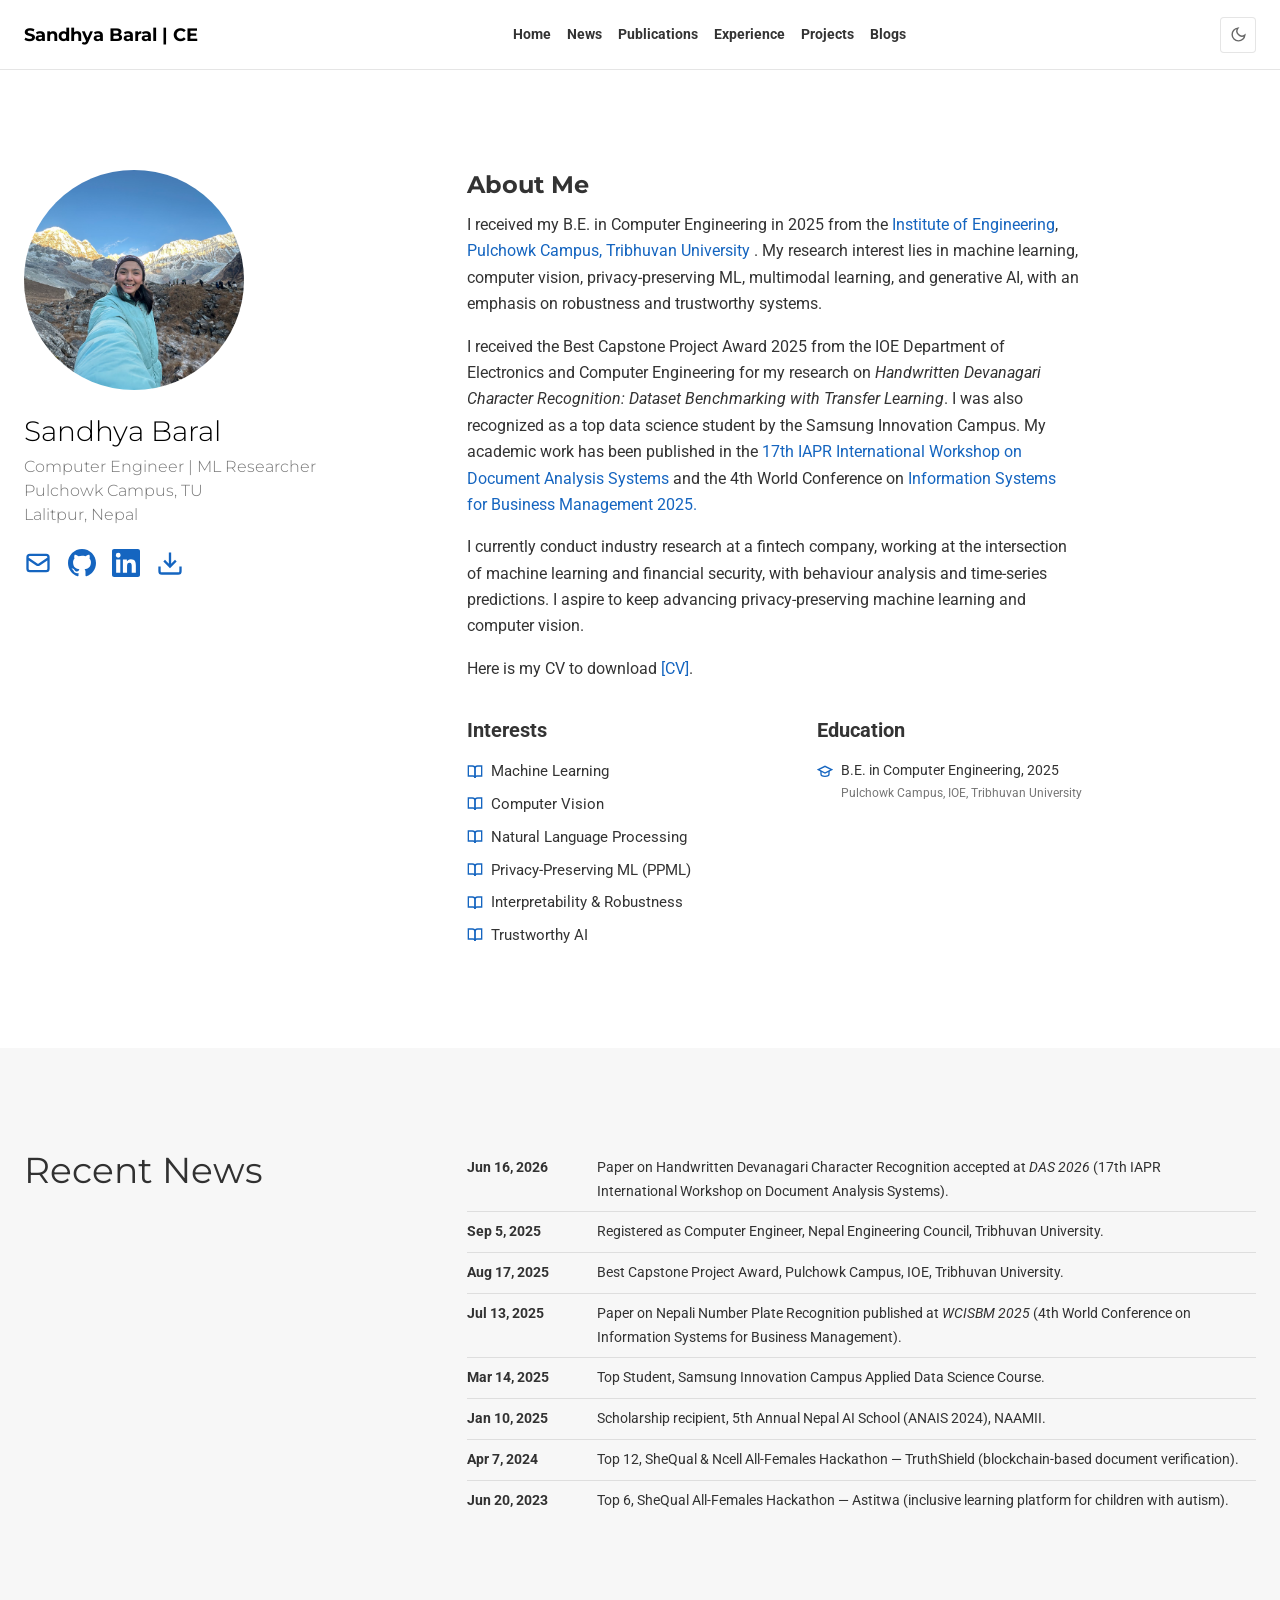
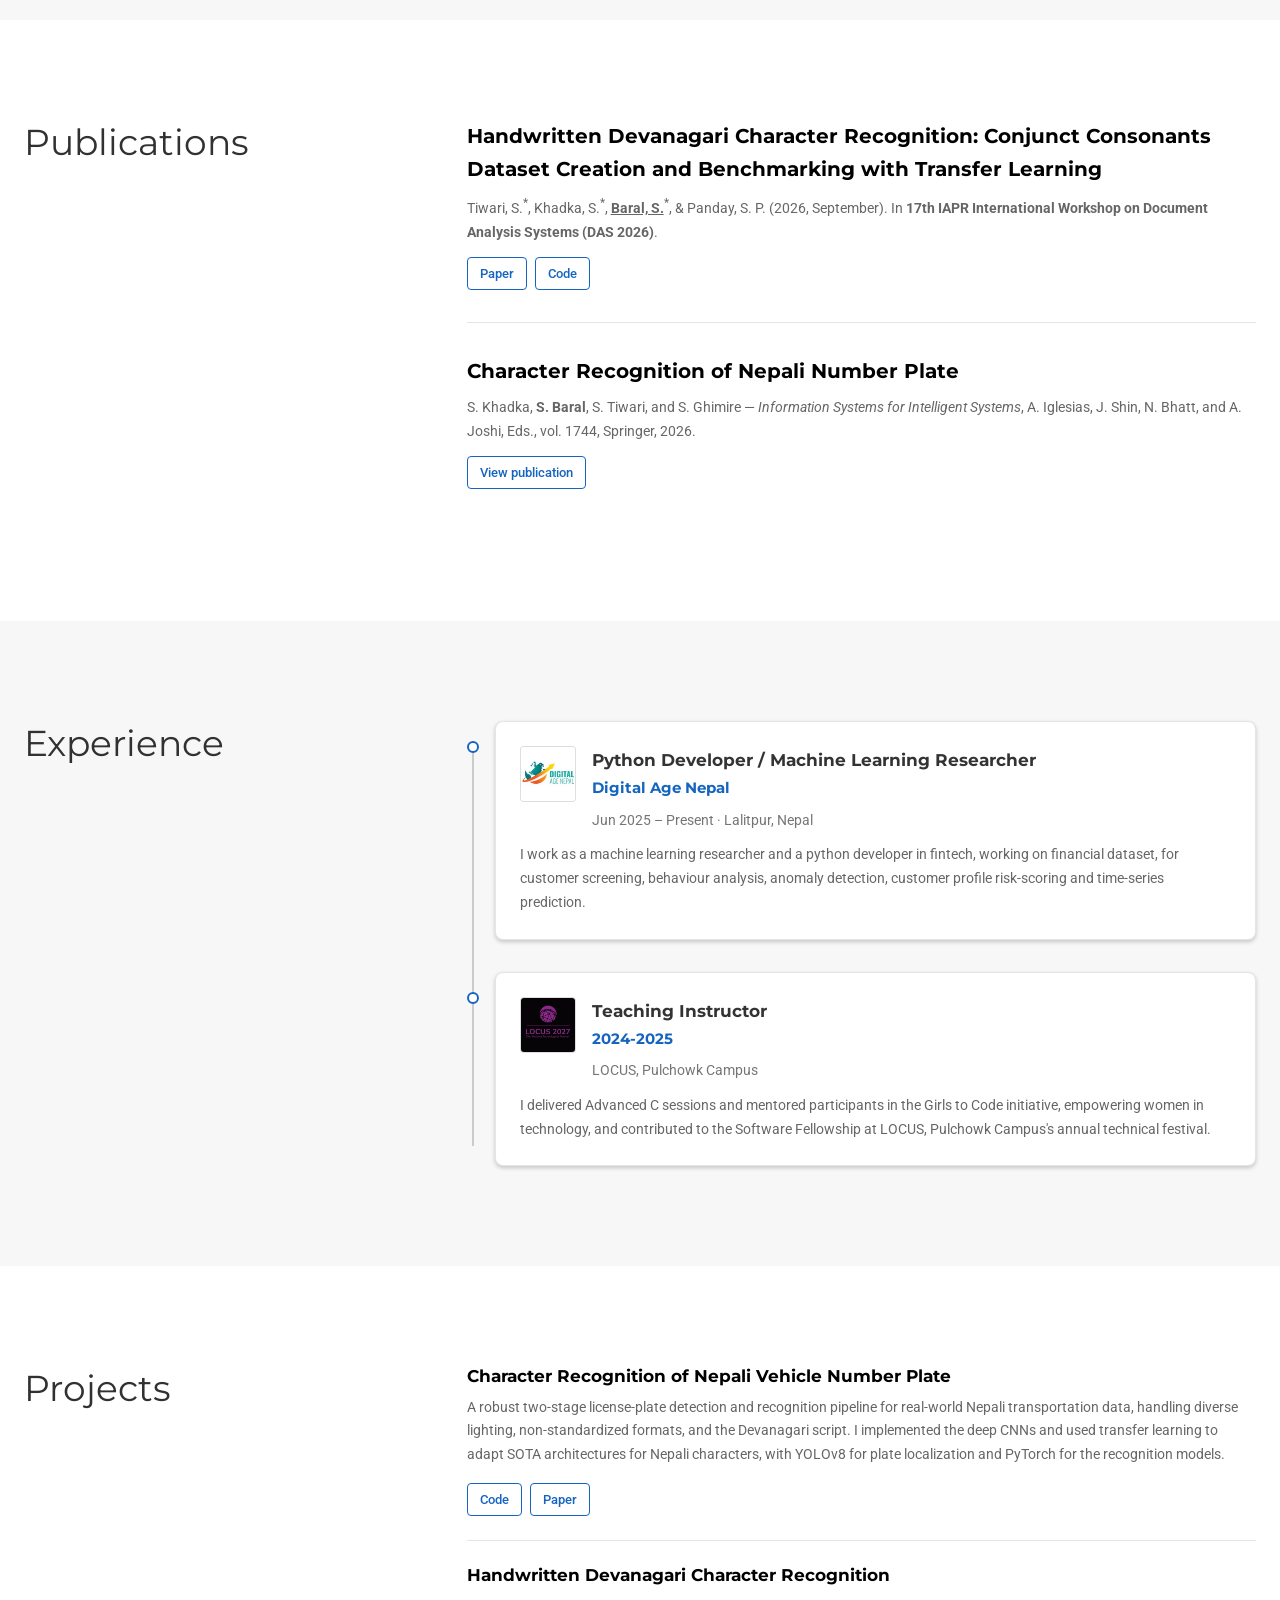
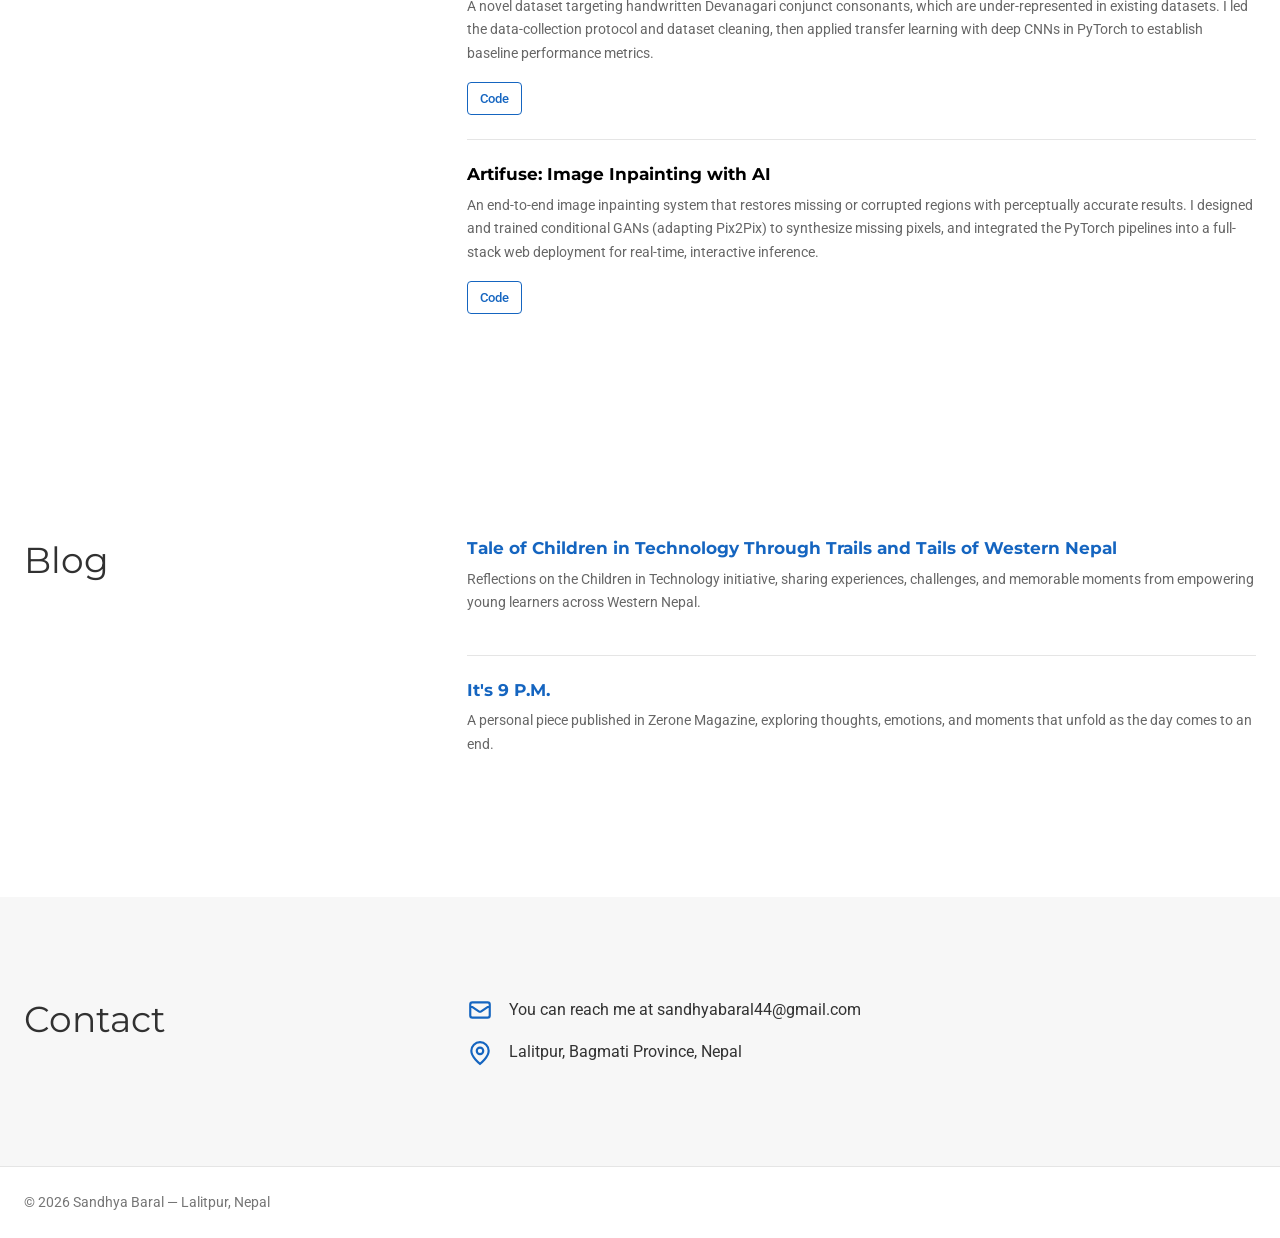
<file: website/index.html>
<!DOCTYPE html>
<html lang="en" data-theme="light">

<head>
  <meta charset="UTF-8" />
  <meta name="viewport" content="width=device-width, initial-scale=1.0" />
  <title>Sandhya Baral — CE</title>
  <meta name="description"
    content="Personal page of Sandhya Baral, Computer Engineer and Machine Learning Researcher." />
  <link rel="preconnect" href="https://fonts.googleapis.com" />
  <link rel="preconnect" href="https://fonts.gstatic.com" crossorigin />
  <link
    href="https://fonts.googleapis.com/css2?family=Roboto:wght@300;400;500;700&family=Montserrat:wght@300;400;600;700&display=swap"
    rel="stylesheet" />
  <style>
    :root {
      --bg: #ffffff;
      --surface: #f7f7f7;
      --border: rgba(0, 0, 0, 0.1);
      --border-strong: rgba(0, 0, 0, 0.18);

      --text: rgba(0, 0, 0, 0.8);
      --text-secondary: rgba(0, 0, 0, 0.6);
      --text-muted: rgba(0, 0, 0, 0.54);
      --heading: #313131;
      --heading-strong: #000000;

      --accent: #1565c0;
      --accent-hover: #0d47a1;
      --accent-contrast: #ffffff;

      --card-bg: #ffffff;
      --card-shadow: 0 2px 4px rgba(0, 0, 0, 0.2);

      --font-display: "Montserrat", sans-serif;
      --font-body: "Roboto", sans-serif;
      --font-mono: "Roboto", sans-serif;

      --sp-1: 4px;
      --sp-2: 8px;
      --sp-3: 12px;
      --sp-4: 16px;
      --sp-5: 24px;
      --sp-6: 32px;
      --sp-7: 48px;
      --sp-8: 64px;
      --sp-9: 100px;

      --r-sm: 4px;
      --r-md: 8px;

      --content-max: 1290px;
      --nav-h: 70px;
      --transition: 150ms ease;
    }

    [data-theme="dark"] {
      --bg: #23252f;
      --surface: #272935;
      --border: rgba(255, 255, 255, 0.1);
      --border-strong: rgba(255, 255, 255, 0.2);

      --text: #f8f8f2;
      --text-secondary: rgba(248, 248, 242, 0.75);
      --text-muted: rgba(248, 248, 242, 0.55);
      --heading: #ffffff;
      --heading-strong: #ffffff;

      --accent: #bbdefb;
      --accent-hover: #90caf9;
      --accent-contrast: #12283f;

      --card-bg: #2c2e3b;
      --card-shadow: 0 2px 6px rgba(0, 0, 0, 0.4);
    }

    *, *::before, *::after { box-sizing: border-box; }

    html {
      -webkit-text-size-adjust: 100%;
      scroll-behavior: smooth;
    }

    body {
      margin: 0;
      background: var(--bg);
      color: var(--text);
      font-family: var(--font-body);
      font-size: 1rem;
      line-height: 1.65;
      -webkit-font-smoothing: antialiased;
      transition: background var(--transition), color var(--transition);
    }

    img { max-width: 100%; display: block; }

    a { color: var(--accent); text-decoration: none; transition: color var(--transition); }
    a:hover { color: var(--accent-hover); }

    h1, h2, h3 { font-family: var(--font-display); line-height: 1.25; margin: 0 0 var(--sp-3); }

    p { margin: 0 0 var(--sp-4); }

    ul, ol { margin: 0; padding: 0; list-style: none; }

    :focus-visible { outline: 2px solid var(--accent); outline-offset: 2px; border-radius: var(--r-sm); }

    .container {
      width: 100%;
      max-width: var(--content-max);
      margin-inline: auto;
      padding-inline: var(--sp-5);
    }

    .skip-link {
      position: absolute;
      left: var(--sp-4);
      top: -64px;
      z-index: 1000;
      background: var(--accent);
      color: #fff;
      padding: var(--sp-2) var(--sp-4);
      border-radius: var(--r-sm);
      font-weight: 600;
      transition: top var(--transition);
    }
    .skip-link:focus { top: var(--sp-3); color: #fff; }

    /* ---------- Header ---------- */
    .site-header { height: var(--nav-h); border-bottom: 1px solid var(--border); }
    .nav-inner { height: 100%; display: flex; align-items: center; justify-content: space-between; gap: var(--sp-4); }
    .site-name { font-family: var(--font-display); font-weight: 700; font-size: 1.1rem; color: var(--heading-strong); }
    .site-name:hover { color: var(--heading-strong); }

    .nav-links { display: flex; gap: var(--sp-4); align-items: center; flex-wrap: wrap; }
    .nav-links a {
      display: inline-block;
      padding: var(--sp-2) 0;
      color: var(--text);
      font-weight: 700;
      font-size: 0.9rem;
      white-space: nowrap;
    }
    .nav-links a:hover { color: var(--accent); }

    .nav-actions { display: flex; align-items: center; gap: var(--sp-2); }

    .theme-toggle {
      display: inline-grid;
      place-items: center;
      width: 36px;
      height: 36px;
      border: 1px solid var(--border);
      border-radius: var(--r-sm);
      background: var(--bg);
      color: var(--text-secondary);
      cursor: pointer;
    }
    .theme-toggle:hover { color: var(--text); border-color: var(--border-strong); }
    .theme-toggle svg { width: 17px; height: 17px; }
    .theme-toggle .icon-sun { display: none; }
    [data-theme="dark"] .theme-toggle .icon-sun { display: block; }
    [data-theme="dark"] .theme-toggle .icon-moon { display: none; }

    .nav-toggle {
      display: none;
      width: 38px;
      height: 36px;
      border: 1px solid var(--border);
      border-radius: var(--r-sm);
      background: var(--bg);
      color: var(--text);
      cursor: pointer;
      align-items: center;
      justify-content: center;
    }
    .nav-toggle svg { width: 18px; height: 18px; }

    /* ---------- Bands (full-width alternating sections) ---------- */
    .band { padding-block: var(--sp-9); scroll-margin-top: var(--sp-6); }
    .band-alt { background: var(--surface); }

    .row { display: flex; flex-direction: column; gap: var(--sp-6); }
    .heading-col { flex-shrink: 0; }
    .heading-col h2 { font-size: 2.25rem; font-weight: 400; color: var(--heading); margin-bottom: 0; }
    .content-col { min-width: 0; flex: 1; }

    @media (min-width: 992px) {
      .row { flex-direction: row; }
      .heading-col { width: 33.3333%; }
      .content-col { width: 66.6667%; }
    }

    /* ---------- Hero / About ---------- */
    .hero-row { align-items: flex-start; }
    .hero-side { flex-shrink: 0; text-align: center; }
    @media (min-width: 992px) { .hero-side { text-align: left; width: 33.3333%; } }

    .avatar {
      width: 220px;
      height: 220px;
      border-radius: 50%;
      overflow: hidden;
      background: var(--surface);
      margin: 0 auto var(--sp-5);
    }
    @media (min-width: 992px) { .avatar { margin-inline: 0; } }
    .avatar img { width: 100%; height: 100%; object-fit: cover; }

    .hero-side h1 { font-size: 1.75rem; font-weight: 300; color: var(--heading-strong); margin-bottom: var(--sp-2); }
    .hero-side h3 { font-size: 1rem; font-weight: 300; color: var(--text-muted); margin: 0 0 var(--sp-1); }

    .icon-row { display: flex; gap: var(--sp-4); justify-content: center; margin-block: var(--sp-5) var(--sp-6); }
    @media (min-width: 992px) { .icon-row { justify-content: flex-start; } }
    .icon-row a { color: var(--accent); }
    .icon-row svg { width: 28px; height: 28px; }

    .section-subheading { font-size: 1.25rem; font-weight: 700; color: var(--text); margin-bottom: var(--sp-3); }

    .interests-list, .mini-edu-list { display: flex; flex-direction: column; gap: var(--sp-2); }
    .interests-list li { display: flex; align-items: center; gap: var(--sp-2); color: var(--text); font-size: 0.9375rem; }
    .interests-list svg { width: 16px; height: 16px; color: var(--accent); flex-shrink: 0; }

    .mini-edu-list li { display: flex; align-items: flex-start; gap: var(--sp-2); margin-bottom: var(--sp-3); }
    .mini-edu-list li:last-child { margin-bottom: 0; }
    .mini-edu-list svg { width: 16px; height: 16px; color: var(--accent); flex-shrink: 0; margin-top: 4px; }
    .mini-edu-list .course { font-size: 0.9rem; color: var(--text); margin: 0; }
    .mini-edu-list .institution { font-size: 0.78rem; color: var(--text-muted); margin: 0; }

    .interests-education-row { display: flex; flex-direction: column; gap: var(--sp-6); margin-top: var(--sp-6); }
    @media (min-width: 700px) {
      .interests-education-row { flex-direction: row; }
      .interests-education-row > div:first-child { width: 42%; }
      .interests-education-row > div:last-child { width: 58%; }
    }

    .prose p { color: var(--text); max-width: 68ch; }

    /* ---------- News ---------- */
    .news-table { width: 100%; border-collapse: collapse; }
    .news-table td { padding: var(--sp-2) var(--sp-4) var(--sp-2) 0; border-top: 1px solid var(--border); font-size: 0.9rem; color: var(--text); vertical-align: top; }
    .news-table tr:first-child td { border-top: none; }
    .news-table .date-cell { width: 130px; white-space: nowrap; font-weight: 700; }

    /* ---------- Publications ---------- */
    .pub-list { display: flex; flex-direction: column; }
    .pub-list > li { padding-block: var(--sp-6); border-top: 1px solid var(--border); }
    .pub-list > li:first-child { border-top: none; padding-top: 0; }
    .pub-title { font-family: var(--font-display); font-weight: 700; font-size: 1.25rem; color: var(--heading-strong); margin: 0 0 var(--sp-2); }
    .pub-meta { color: var(--text-secondary); font-size: 0.9rem; margin: 0 0 var(--sp-3); }

    .pub-tags { display: flex; flex-wrap: wrap; gap: var(--sp-2); }
    .pub-tag {
      display: inline-flex;
      align-items: center;
      font-size: 0.8125rem;
      font-weight: 500;
      padding: 5px var(--sp-3);
      border: 1px solid var(--accent);
      color: var(--accent);
      border-radius: var(--r-sm);
      transition: var(--transition);
    }
    .pub-tag:hover { background: var(--accent); color: var(--accent-contrast); }

    /* ---------- Timeline: committee association ---------- */
    .timeline { position: relative; padding-left: 28px; }
    .timeline::before {
      content: "";
      position: absolute;
      left: 5px;
      top: 6px;
      bottom: 6px;
      width: 2px;
      background: var(--border-strong);
    }
    .timeline > li { position: relative; padding-block: var(--sp-5); }
    .timeline > li:first-child { padding-top: 0; }
    .timeline > li::before {
      content: "";
      position: absolute;
      left: -28px;
      top: var(--sp-5);
      width: 10px;
      height: 10px;
      border-radius: 50%;
      background: var(--bg);
      border: 2px solid var(--accent);
    }
    .timeline > li:first-child::before { top: 2px; }
    .timeline .date { font-size: 0.8rem; color: var(--text-muted); }
    .timeline h3 { font-family: var(--font-display); font-weight: 700; font-size: 1.05rem; color: var(--heading-strong); margin-bottom: var(--sp-1); }
    .timeline .org { font-size: 0.9rem; color: var(--accent); font-weight: 500; margin-bottom: var(--sp-2); }
    .timeline .desc { color: var(--text-secondary); font-size: 0.9rem; margin-bottom: var(--sp-2); }
    .timeline .bullets { display: flex; flex-direction: column; gap: var(--sp-1); }
    .timeline .bullets li { position: relative; padding-left: var(--sp-4); color: var(--text-secondary); font-size: 0.9rem; }
    .timeline .bullets li::before {
      content: "";
      position: absolute;
      left: 0;
      top: 0.6em;
      width: 4px;
      height: 4px;
      border-radius: 50%;
      background: var(--accent);
    }

    /* ---------- Experience: card timeline ---------- */
    .exp-list { position: relative; padding-left: 28px; }
    .exp-list::before {
      content: "";
      position: absolute;
      left: 5px;
      top: 20px;
      bottom: 20px;
      width: 2px;
      background: var(--border-strong);
    }
    .exp-item { position: relative; padding-block: var(--sp-4); }
    .exp-item:first-child { padding-top: 0; }
    .exp-item:last-child { padding-bottom: 0; }
    .exp-item::before {
      content: "";
      position: absolute;
      left: -28px;
      top: calc(var(--sp-4) + 20px);
      width: 12px;
      height: 12px;
      border-radius: 50%;
      background: var(--bg);
      border: 2px solid var(--accent);
    }
    .exp-item:first-child::before { top: 20px; }
    .exp-card {
      background: var(--card-bg);
      border: 1px solid var(--border);
      border-radius: var(--r-md);
      box-shadow: var(--card-shadow);
      padding: var(--sp-5);
    }
    .exp-header { display: flex; align-items: flex-start; gap: var(--sp-4); margin-bottom: var(--sp-3); }
    .exp-logo {
      width: 56px;
      height: 56px;
      flex-shrink: 0;
      border-radius: var(--r-sm);
      overflow: hidden;
      background: var(--surface);
      border: 1px solid var(--border);
    }
    .exp-logo img { width: 100%; height: 100%; object-fit: contain; }
    .exp-header-text { flex: 1; min-width: 0; }
    .exp-title { font-family: var(--font-display); font-weight: 700; font-size: 1.0625rem; color: var(--text); margin: 0; }
    .exp-org { font-family: var(--font-display); font-weight: 700; font-size: 0.9375rem; color: var(--accent); margin: 2px 0 var(--sp-2); }
    .exp-meta { font-size: 0.85rem; color: var(--text-muted); margin-bottom: 0; }
    .exp-desc { color: var(--text-secondary); font-size: 0.9rem; margin-bottom: var(--sp-3); }
    .exp-desc:last-child { margin-bottom: 0; }
    .exp-card .bullets { display: flex; flex-direction: column; gap: var(--sp-2); }
    .exp-card .bullets li { position: relative; padding-left: var(--sp-4); color: var(--text-secondary); font-size: 0.9rem; }
    .exp-card .bullets li::before {
      content: "";
      position: absolute;
      left: 0;
      top: 0.6em;
      width: 4px;
      height: 4px;
      border-radius: 50%;
      background: var(--accent);
    }

    /* ---------- Projects ---------- */
    .project-list { display: flex; flex-direction: column; }
    .project-list > li { padding-block: var(--sp-5); border-top: 1px solid var(--border); }
    .project-list > li:first-child { border-top: none; padding-top: 0; }
    .project-list h3 { font-family: var(--font-display); font-weight: 700; font-size: 1.0625rem; color: var(--heading-strong); margin-bottom: var(--sp-2); }
    .project-list p { color: var(--text-secondary); font-size: 0.9rem; }
    .project-links { display: flex; gap: var(--sp-2); flex-wrap: wrap; }

    /* ---------- Contact ---------- */
    .contact-info { display: flex; flex-direction: column; gap: var(--sp-4); }
    .contact-info li { display: flex; align-items: center; gap: var(--sp-4); color: var(--text); font-size: 1rem; }
    .contact-info svg { width: 26px; height: 26px; color: var(--accent); flex-shrink: 0; }
    .contact-info a { color: var(--text); }
    .contact-info a:hover { color: var(--accent); }

    /* ---------- Footer ---------- */
    .site-footer { border-top: 1px solid var(--border); padding-block: var(--sp-5); }
    .site-footer p { margin: 0; font-size: 0.875rem; color: var(--text-muted); }

    /* ---------- Mobile nav ---------- */
    @media (max-width: 880px) {
      .nav-links {
        position: fixed;
        inset: var(--nav-h) 0 auto 0;
        flex-direction: column;
        align-items: stretch;
        gap: 0;
        background: var(--bg);
        border-bottom: 1px solid var(--border);
        padding: var(--sp-3);
        box-shadow: 0 8px 24px rgba(16, 16, 24, 0.09);
        transform: translateY(-12px);
        opacity: 0;
        pointer-events: none;
        transition: var(--transition);
        max-height: calc(100vh - var(--nav-h));
        overflow-y: auto;
      }
      .nav-links.open { transform: none; opacity: 1; pointer-events: auto; }
      .nav-links a { padding: var(--sp-3) var(--sp-4); font-size: 1.05rem; }
      .nav-toggle { display: inline-flex; }
    }

    @media (prefers-reduced-motion: reduce) {
      html { scroll-behavior: auto; }
      *, *::before, *::after {
        animation-duration: 0.001ms !important;
        transition-duration: 0.001ms !important;
      }
    }
  </style>
</head>

<body>
  <a class="skip-link" href="#main">Skip to content</a>

  <!-- ===== HEADER ===== -->
  <header class="site-header">
    <div class="container nav-inner">
      <a class="site-name" href="#about">Sandhya Baral | CE</a>

      <nav aria-label="Primary">
        <ul class="nav-links" id="nav-links">
          <li><a href="#about">Home</a></li>
          <li><a href="#news">News</a></li>
          <li><a href="#publications">Publications</a></li>
          <li><a href="#experience">Experience</a></li>
          <li><a href="#projects">Projects</a></li>
          <!-- <li><a href="#committee">Committee Association</a></li> -->
          <li><a href="#blogs">Blogs</a></li>
        </ul>
      </nav>

      <div class="nav-actions">
        <button class="theme-toggle" id="theme-toggle" type="button" aria-label="Switch color theme">
          <svg class="icon-moon" viewBox="0 0 24 24" fill="none" stroke="currentColor" stroke-width="2" aria-hidden="true">
            <path d="M21 12.79A9 9 0 1 1 11.21 3 7 7 0 0 0 21 12.79z" />
          </svg>
          <svg class="icon-sun" viewBox="0 0 24 24" fill="none" stroke="currentColor" stroke-width="2" aria-hidden="true">
            <circle cx="12" cy="12" r="4" />
            <path d="M12 2v2M12 20v2M4.9 4.9l1.4 1.4M17.7 17.7l1.4 1.4M2 12h2M20 12h2M4.9 19.1l1.4-1.4M17.7 6.3l1.4-1.4" />
          </svg>
        </button>
        <button class="nav-toggle" id="nav-toggle" type="button" aria-label="Open menu" aria-expanded="false" aria-controls="nav-links">
          <svg viewBox="0 0 24 24" fill="none" stroke="currentColor" stroke-width="2" aria-hidden="true">
            <path d="M3 6h18M3 12h18M3 18h18" />
          </svg>
        </button>
      </div>
    </div>
  </header>

  <main id="main">
    <!-- ===== ABOUT (hero) ===== -->
    <section class="band" id="about">
      <div class="container">
        <div class="row hero-row">
          <div class="hero-side">
            <div class="avatar">
              <img src="{css,images,pages}/images/pp.JPG" alt="Portrait of Sandhya Baral" width="220" height="220" fetchpriority="high" />
            </div>
            <h1>Sandhya Baral</h1>
            <h3>Computer Engineer | ML Researcher</h3>
            <h3>Pulchowk Campus, TU</h3>
            <h3>Lalitpur, Nepal</h3>

            <ul class="icon-row" aria-hidden="false">
              <li><a href="mailto:sandhyabaral44@gmail.com" aria-label="Email">
                <svg viewBox="0 0 24 24" fill="none" stroke="currentColor" stroke-width="2"><path d="M3 8l7.89 5.26a2 2 0 0 0 2.22 0L21 8M5 19h14a2 2 0 0 0 2-2V7a2 2 0 0 0-2-2H5a2 2 0 0 0-2 2v10a2 2 0 0 0 2 2z"/></svg>
              </a></li>
              <li><a href="https://github.com/Sandukkk" target="_blank" rel="noopener" aria-label="GitHub">
                <svg viewBox="0 0 24 24" fill="currentColor"><path d="M12 0C5.374 0 0 5.373 0 12c0 5.302 3.438 9.8 8.207 11.387.599.111.793-.261.793-.577v-2.234c-3.338.726-4.033-1.416-4.033-1.416-.546-1.387-1.333-1.756-1.333-1.756-1.089-.745.083-.729.083-.729 1.205.084 1.839 1.237 1.839 1.237 1.07 1.834 2.807 1.304 3.492.997.107-.775.418-1.305.762-1.604-2.665-.305-5.467-1.334-5.467-5.931 0-1.311.469-2.381 1.236-3.221-.124-.303-.535-1.524.117-3.176 0 0 1.008-.322 3.301 1.23A11.509 11.509 0 0 1 12 5.803c1.02.005 2.047.138 3.006.404 2.291-1.552 3.297-1.23 3.297-1.23.653 1.653.242 2.874.118 3.176.77.84 1.235 1.911 1.235 3.221 0 4.609-2.807 5.624-5.479 5.921.43.372.823 1.102.823 2.222v3.293c0 .319.192.694.801.576C20.566 21.797 24 17.3 24 12c0-6.627-5.373-12-12-12z"/></svg>
              </a></li>
              <li><a href="https://www.linkedin.com/in/sandhya-baral-0237a9237/" target="_blank" rel="noopener" aria-label="LinkedIn">
                <svg viewBox="0 0 24 24" fill="currentColor"><path d="M20.447 20.452h-3.554v-5.569c0-1.328-.027-3.037-1.852-3.037-1.853 0-2.136 1.445-2.136 2.939v5.667H9.351V9h3.414v1.561h.046c.477-.9 1.637-1.85 3.37-1.85 3.601 0 4.267 2.37 4.267 5.455v6.286zM5.337 7.433a2.062 2.062 0 0 1-2.063-2.065 2.064 2.064 0 1 1 2.063 2.065zm1.782 13.019H3.555V9h3.564v11.452zM22.225 0H1.771C.792 0 0 .774 0 1.729v20.542C0 23.227.792 24 1.771 24h20.451C23.2 24 24 23.227 24 22.271V1.729C24 .774 23.2 0 22.222 0h.003z"/></svg>
              </a></li>
              <li><a href="website/css/SandhyaBCV.pdf" target="_blank" rel="noopener" aria-label="CV">
                <svg viewBox="0 0 24 24" fill="none" stroke="currentColor" stroke-width="2"><path d="M21 15v4a2 2 0 0 1-2 2H5a2 2 0 0 1-2-2v-4M7 10l5 5 5-5M12 15V3"/></svg>
              </a></li>
            </ul>
          </div>

          <div class="content-col">
            <h2>About Me</h2>
            <div class="prose">
              <p>I received my B.E. in Computer Engineering in 2025 from the <a href="https://ioe.tu.edu.np/" target="_blank" rel=""noopener>Institute of Engineering</a>, <a href="https://pcampus.edu.np/" target="_blank" rel=""noopener>Pulchowk Campus, Tribhuvan University</a> 
                . My research interest lies in machine learning, computer vision,
                privacy-preserving ML, multimodal learning, and generative AI, with an emphasis on robustness and trustworthy systems.</p>
              <p>I received the Best Capstone Project Award 2025 from the IOE Department of Electronics and Computer
                Engineering for my research on <em>Handwritten Devanagari Character Recognition: Dataset Benchmarking
                  with Transfer Learning</em>. I was also recognized as a top data science student by the Samsung
                Innovation Campus.
                My academic work has been published in the <a href="https://das2026.seecs.edu.pk/" target="_blank" rel=""noopener>17th IAPR International Workshop on Document Analysis
                Systems</a> and the 4th World Conference on <a href="https://isbmconf.com/" target="_blank" rel=""noopener>Information Systems for Business Management 2025.
                </a></p>
              <p>I currently conduct industry research at a fintech company, working at the intersection of machine
                learning and financial security, with behaviour analysis and time-series predictions. I aspire to keep advancing
                privacy-preserving machine learning and computer vision. </p>
              <p>Here is my CV to download <a href="css/SandhyaBCV.pdf" target="_blank" rel="noopener">[CV]</a>.</p>
            </div>

            <div class="interests-education-row">
              <div>
                <p class="section-subheading">Interests</p>
                <ul class="interests-list">
                <li>
                    <svg viewBox="0 0 24 24" fill="none" stroke="currentColor" stroke-width="2"><path d="M2 3h6a4 4 0 0 1 4 4v14a3 3 0 0 0-3-3H2z"/><path d="M22 3h-6a4 4 0 0 0-4 4v14a3 3 0 0 1 3-3h7z"/></svg>
                   Machine Learning
                  </li>
                  <li>
                    <svg viewBox="0 0 24 24" fill="none" stroke="currentColor" stroke-width="2"><path d="M2 3h6a4 4 0 0 1 4 4v14a3 3 0 0 0-3-3H2z"/><path d="M22 3h-6a4 4 0 0 0-4 4v14a3 3 0 0 1 3-3h7z"/></svg>
                    Computer Vision 
                  </li>
                    <li>
                    <svg viewBox="0 0 24 24" fill="none" stroke="currentColor" stroke-width="2"><path d="M2 3h6a4 4 0 0 1 4 4v14a3 3 0 0 0-3-3H2z"/><path d="M22 3h-6a4 4 0 0 0-4 4v14a3 3 0 0 1 3-3h7z"/></svg>
                   Natural Language Processing
                  </li>
                  <li>
                    <svg viewBox="0 0 24 24" fill="none" stroke="currentColor" stroke-width="2"><path d="M2 3h6a4 4 0 0 1 4 4v14a3 3 0 0 0-3-3H2z"/><path d="M22 3h-6a4 4 0 0 0-4 4v14a3 3 0 0 1 3-3h7z"/></svg>
                     Privacy-Preserving ML (PPML)
                  </li>
                  <li>
                    <svg viewBox="0 0 24 24" fill="none" stroke="currentColor" stroke-width="2"><path d="M2 3h6a4 4 0 0 1 4 4v14a3 3 0 0 0-3-3H2z"/><path d="M22 3h-6a4 4 0 0 0-4 4v14a3 3 0 0 1 3-3h7z"/></svg>
                    Interpretability &amp; Robustness
                  </li>
                  <li>
                    <svg viewBox="0 0 24 24" fill="none" stroke="currentColor" stroke-width="2"><path d="M2 3h6a4 4 0 0 1 4 4v14a3 3 0 0 0-3-3H2z"/><path d="M22 3h-6a4 4 0 0 0-4 4v14a3 3 0 0 1 3-3h7z"/></svg>
                   Trustworthy AI
                  </li>
                </ul>
              </div>
              <div>
                <p class="section-subheading">Education</p>
                <ul class="mini-edu-list">
                  <li>
                    <svg viewBox="0 0 24 24" fill="none" stroke="currentColor" stroke-width="2"><path d="M22 10 12 5 2 10l10 5 10-5Z"/><path d="M6 12v5c0 1.5 2.7 3 6 3s6-1.5 6-3v-5"/></svg>
                    <div>
                      <p class="course">B.E. in Computer Engineering, 2025</p>
                      <p class="institution">Pulchowk Campus, IOE, Tribhuvan University</p>
                    </div>
                  </li>
                </ul>
              </div>
            </div>
          </div>
        </div>
      </div>
    </section>

    <!-- ===== NEWS ===== -->
    <section class="band band-alt" id="news">
      <div class="container">
        <div class="row">
          <div class="heading-col"><h2>Recent News</h2></div>
          <div class="content-col">
            <table class="news-table">
              <colgroup><col style="width:130px" /><col /></colgroup>
              <tbody>
                <tr>
                  <td class="date-cell">Jun 16, 2026</td>
                  <td>Paper on Handwritten Devanagari Character Recognition accepted at <em>DAS 2026</em> (17th IAPR
                    International Workshop on Document Analysis Systems).</td>
                </tr>
                <tr>
                  <td class="date-cell">Sep 5, 2025</td>
                  <td>Registered as Computer Engineer, Nepal Engineering Council, Tribhuvan University.</td>
                </tr>
                <tr>
                  <td class="date-cell">Aug 17, 2025</td>
                  <td>Best Capstone Project Award, Pulchowk Campus, IOE, Tribhuvan University.</td>
                </tr>
                <tr>
                  <td class="date-cell">Jul 13, 2025</td>
                  <td>Paper on Nepali Number Plate Recognition published at <em>WCISBM 2025</em> (4th World
                    Conference on Information Systems for Business Management).</td>
                </tr>
                <tr>
                  <td class="date-cell">Mar 14, 2025</td>
                  <td>Top Student, Samsung Innovation Campus Applied Data Science Course.</td>
                </tr>
                <tr>
                  <td class="date-cell">Jan 10, 2025</td>
                  <td>Scholarship recipient, 5th Annual Nepal AI School (ANAIS 2024), NAAMII.</td>
                </tr>
                <tr>
                  <td class="date-cell">Apr 7, 2024</td>
                  <td>Top 12, SheQual &amp; Ncell All-Females Hackathon — TruthShield (blockchain-based document
                    verification).</td>
                </tr>
                <tr>
                  <td class="date-cell">Jun 20, 2023</td>
                  <td>Top 6, SheQual All-Females Hackathon — Astitwa (inclusive learning platform for children with
                    autism).</td>
                </tr>
              </tbody>
            </table>
          </div>
        </div>
      </div>
    </section>

    <!-- ===== PUBLICATIONS ===== -->
    <section class="band" id="publications">
      <div class="container">
        <div class="row">
          <div class="heading-col"><h2>Publications</h2></div>
          <div class="content-col">
            <ol class="pub-list">
              <li>
                <p class="pub-title">Handwritten Devanagari Character Recognition: Conjunct Consonants Dataset
                  Creation and Benchmarking with Transfer Learning</p>
                <p class="pub-meta">Tiwari, S.<sup>*</sup>, Khadka, S.<sup>*</sup>, <strong><u>Baral, S.</u></strong><sup>*</sup>,
                  &amp; Panday, S. P. (2026, September). In <strong>17th IAPR International Workshop on Document
                    Analysis Systems (DAS 2026)</strong>.</p>
                <div class="pub-tags">
                  <a class="pub-tag" href="https://drive.google.com/file/d/1QyT6kv3ScXbgbM-88HdPbMVPBLDcPp7k/view?usp=sharing" target="_blank" rel="noopener">Paper</a>
                  <a class="pub-tag" href="https://github.com/Sandukkk/Handwritten-Devanagari-Character-Recognition" target="_blank" rel="noopener">Code</a>
                </div>
              </li>
              <li>
                <p class="pub-title">Character Recognition of Nepali Number Plate</p>
                <p class="pub-meta">S. Khadka, <strong>S. Baral</strong>, S. Tiwari, and S. Ghimire —
                  <em>Information Systems for Intelligent Systems</em>, A. Iglesias, J. Shin, N. Bhatt, and A. Joshi,
                  Eds., vol. 1744, Springer, 2026.</p>
                <div class="pub-tags">
                  <a class="pub-tag" href="https://link.springer.com/chapter/10.1007/978-3-032-12996-3_21" target="_blank" rel="noopener">View publication</a>
                </div>
              </li>
            </ol>
          </div>
        </div>
      </div>
    </section>

    <!-- ===== EXPERIENCE ===== -->
    <section class="band band-alt" id="experience">
      <div class="container">
        <div class="row">
          <div class="heading-col"><h2>Experience</h2></div>
          <div class="content-col">
            <ul class="exp-list">
              <li class="exp-item">
                <div class="exp-card">
                  <div class="exp-header">
                    <div class="exp-logo">
                      <img src="{css,images,pages}/images/digitalage.jpeg" alt="Digital Age Nepal logo" width="56" height="56" loading="lazy" />
                    </div>
                    <div class="exp-header-text">
                      <p class="exp-title">Python Developer / Machine Learning Researcher</p>
                      <p class="exp-org">Digital Age Nepal</p>
                      <p class="exp-meta">Jun 2025 – Present &middot; Lalitpur, Nepal</p>
                    </div>
                  </div>
                  <p class="exp-desc">
                    I work as a machine learning researcher and a python developer in fintech, working on financial dataset, for customer screening, behaviour analysis, anomaly detection,
                    customer profile risk-scoring and time-series prediction. </p>
                </div>
              </li>
              <!-- <li class="exp-item">
                <div class="exp-card">
                  <div class="exp-header">
                    <div class="exp-logo">
                      <img src="images/experience/cit.png" alt="Children in Technology logo" width="56" height="56" loading="lazy" />
                    </div>
                    <div class="exp-header-text">
                      <p class="exp-title">Volunteer — Children in Technology (CIT)</p>
                      <p class="exp-org">Pulchowk Campus CE &amp; Worldlink</p>
                      <p class="exp-meta">Nationwide, Nepal</p>
                    </div>
                  </div>
                  <p class="exp-desc">Joined a collaboration between Computer Engineering students and Worldlink to
                    spread digital awareness across all provinces of Nepal, introducing children — many seeing a
                    computer for the first time — to technology and the internet.</p>
                </div>
              </li> -->
              <li class="exp-item">
                <div class="exp-card">
                  <div class="exp-header">
                    <div class="exp-logo">
                      <img src="{css,images,pages}/images/locus.jpeg" alt="LOCUS logo" width="56" height="56" loading="lazy" />
                    </div>
                    <div class="exp-header-text">
                      <p class="exp-title">Teaching Instructor </p>
                      <p class="exp-org">2024-2025</p>
                      <p class="exp-meta">LOCUS, Pulchowk Campus</p>
                    </div>
                  </div>
                  <p class="exp-desc">I delivered Advanced C sessions and mentored participants in the Girls to Code
                    initiative, empowering women in technology, and contributed to the Software Fellowship at LOCUS,
                    Pulchowk Campus's annual technical festival.</p>
                </div>
              </li>
            </ul>
          </div>
        </div>
      </div>
    </section>

    <!-- ===== PROJECTS ===== -->
    <section class="band" id="projects">
      <div class="container">
        <div class="row">
          <div class="heading-col"><h2>Projects</h2></div>
          <div class="content-col">
            <ul class="project-list">
              <li>
                <h3>Character Recognition of Nepali Vehicle Number Plate</h3>
                <p>A robust two-stage license-plate detection and recognition pipeline for real-world Nepali
                  transportation data, handling diverse lighting, non-standardized formats, and the Devanagari
                  script. I implemented the deep CNNs and used transfer learning to adapt SOTA architectures for
                  Nepali characters, with YOLOv8 for plate localization and PyTorch for the recognition models.</p>
                <div class="project-links">
                  <a class="pub-tag" href="https://github.com/Sandukkk/Nepali-NumberPlate-Character-Recognition" target="_blank" rel="noopener">Code</a>
                  <a class="pub-tag" href="https://www.scilit.com/publications/1c474ff9cd57b2a37b23bfbfae175fa7" target="_blank" rel="noopener">Paper</a>
                </div>
              </li>
              <li>
                <h3>Handwritten Devanagari Character Recognition</h3>
                <p>A novel dataset targeting handwritten Devanagari conjunct consonants, which are under-represented
                  in existing datasets. I led the data-collection protocol and dataset cleaning, then applied
                  transfer learning with deep CNNs in PyTorch to establish baseline performance metrics.</p>
                <div class="project-links">
                  <a class="pub-tag" href="https://github.com/Sandukkk/Handwritten-Devanagari-Character-Recognition" target="_blank" rel="noopener">Code</a>
                </div>
              </li>
              <li>
                <h3>Artifuse: Image Inpainting with AI</h3>
                <p>An end-to-end image inpainting system that restores missing or corrupted regions with perceptually
                  accurate results. I designed and trained conditional GANs (adapting Pix2Pix) to synthesize missing
                  pixels, and integrated the PyTorch pipelines into a full-stack web deployment for real-time,
                  interactive inference.</p>
                <div class="project-links">
                  <a class="pub-tag" href="https://github.com/Sandukkk/Minor_ArtiFuse" target="_blank" rel="noopener">Code</a>
                </div>
              </li>
            </ul>
          </div>
        </div>
      </div>
    </section>

    <!-- ===== COMMITTEE ENGAGEMENT ===== -->
    <!-- <section class="band band-alt" id="committee">
      <div class="container">
        <div class="row">
          <div class="heading-col"><h2>Committee Engagement</h2></div>
          <div class="content-col">
            <ul class="timeline">
              <li>
                <span class="date">Pulchowk Campus, Institute of Technology</span>
                <div>
                  <h3>The Zerone — Event Coverage Head</h3>
                  <p class="org">Technical Magazine, Pulchowk Campus</p>
                  <p class="desc">Led event coverage for The Zerone, the student-run technical magazine. Documented
                    hackathons, tech talks, and student initiatives — including Children in Technology (CIT) —
                    through writing and photography.</p>
                </div>
              </li>
              <li>
                <span class="date">Pulchowk Campus, Institute of Technology</span>
                <div>
                  <h3>Pulchowk Girls — Finance Coordinator</h3>
                  <p class="org">Pulchowk Campus</p>
                  <p class="desc">A college community led by all-female from STEM communities Organised and coordinated 
                    health-imapact marathons, equality events and competitions, encouraging the mass participation, engagement 
                    and leadership of female.</p>
                </div>
              </li>
            </ul>
          </div>
        </div>
      </div>
    </section> -->

    <!-- ===== BLOGS ===== -->
    <section class="band" id="blogs">
      <div class="container">
        <div class="row">
          <div class="heading-col"><h2>Blog</h2></div>
          <div class="content-col">
            <ul class="project-list">
              <li>
                <h3><a href="https://medium.com/@sandhyabaral44/tale-of-children-in-technology-through-trails-and-tails-of-western-nepal-496fc0941901" target="_blank" rel="noopener noreferrer">Tale of Children in Technology Through Trails and Tails of Western Nepal</a></h3>
                <p>Reflections on the Children in Technology initiative, sharing experiences, challenges, and
                  memorable moments from empowering young learners across Western Nepal.</p>
              </li>
              <li>
                <h3><a href="https://medium.com/zerone-magazine/its-9-p-m-569fa23a79d9" target="_blank" rel="noopener noreferrer">It's 9 P.M.</a></h3>
                <p>A personal piece published in Zerone Magazine, exploring thoughts, emotions, and moments that
                  unfold as the day comes to an end.</p>
              </li>
            </ul>
          </div>
        </div>
      </div>
    </section>

    <!-- ===== CONTACT ===== -->
    <section class="band band-alt" id="contact">
      <div class="container">
        <div class="row">
          <div class="heading-col"><h2>Contact</h2></div>
          <div class="content-col">
            <ul class="contact-info">
              <li>
                <svg viewBox="0 0 24 24" fill="none" stroke="currentColor" stroke-width="2" aria-hidden="true">
                  <path d="M3 8l7.89 5.26a2 2 0 0 0 2.22 0L21 8M5 19h14a2 2 0 0 0 2-2V7a2 2 0 0 0-2-2H5a2 2 0 0 0-2 2v10a2 2 0 0 0 2 2z" />
                </svg>
                <span>You can reach me at <a href="mailto:sandhyabaral44@gmail.com">sandhyabaral44@gmail.com</a></span>
              </li>
              <li>
                <svg viewBox="0 0 24 24" fill="none" stroke="currentColor" stroke-width="2" aria-hidden="true">
                  <path d="M20 10c0 6-8 12-8 12s-8-6-8-12a8 8 0 0 1 16 0z" />
                  <circle cx="12" cy="10" r="3" />
                </svg>
                <span>Lalitpur, Bagmati Province, Nepal</span>
              </li>
            </ul>
          </div>
        </div>
      </div>
    </section>
  </main>

  <!-- ===== FOOTER ===== -->
  <footer class="site-footer">
    <div class="container">
      <p>&copy; <span id="year">2026</span> Sandhya Baral — Lalitpur, Nepal</p>
    </div>
  </footer>

  <script>
    (function () {
      "use strict";

      var root = document.documentElement;

      /* ---------- Theme ---------- */
      var themeToggle = document.getElementById("theme-toggle");

      function applyTheme(theme) {
        root.setAttribute("data-theme", theme);
        if (themeToggle) {
          themeToggle.setAttribute(
            "aria-label",
            theme === "dark" ? "Switch to light theme" : "Switch to dark theme"
          );
        }
      }

      var stored = null;
      try {
        stored = localStorage.getItem("theme");
      } catch (e) {}

      var prefersDark =
        window.matchMedia && window.matchMedia("(prefers-color-scheme: dark)").matches;

      applyTheme(stored || (prefersDark ? "dark" : "light"));

      if (themeToggle) {
        themeToggle.addEventListener("click", function () {
          var next = root.getAttribute("data-theme") === "dark" ? "light" : "dark";
          applyTheme(next);
          try {
            localStorage.setItem("theme", next);
          } catch (e) {}
        });
      }

      /* ---------- Mobile navigation ---------- */
      var navToggle = document.getElementById("nav-toggle");
      var navLinks = document.getElementById("nav-links");

      function closeNav() {
        if (!navLinks) return;
        navLinks.classList.remove("open");
        navToggle.setAttribute("aria-expanded", "false");
        navToggle.setAttribute("aria-label", "Open menu");
      }

      if (navToggle && navLinks) {
        navToggle.addEventListener("click", function () {
          var open = navLinks.classList.toggle("open");
          navToggle.setAttribute("aria-expanded", String(open));
          navToggle.setAttribute("aria-label", open ? "Close menu" : "Open menu");
        });

        navLinks.querySelectorAll("a").forEach(function (link) {
          link.addEventListener("click", closeNav);
        });

        document.addEventListener("keydown", function (e) {
          if (e.key === "Escape") closeNav();
        });
      }

      /* ---------- Footer year ---------- */
      var yearEl = document.getElementById("year");
      if (yearEl) yearEl.textContent = String(new Date().getFullYear());
    })();
  </script>
</body>

</html>
</file>
